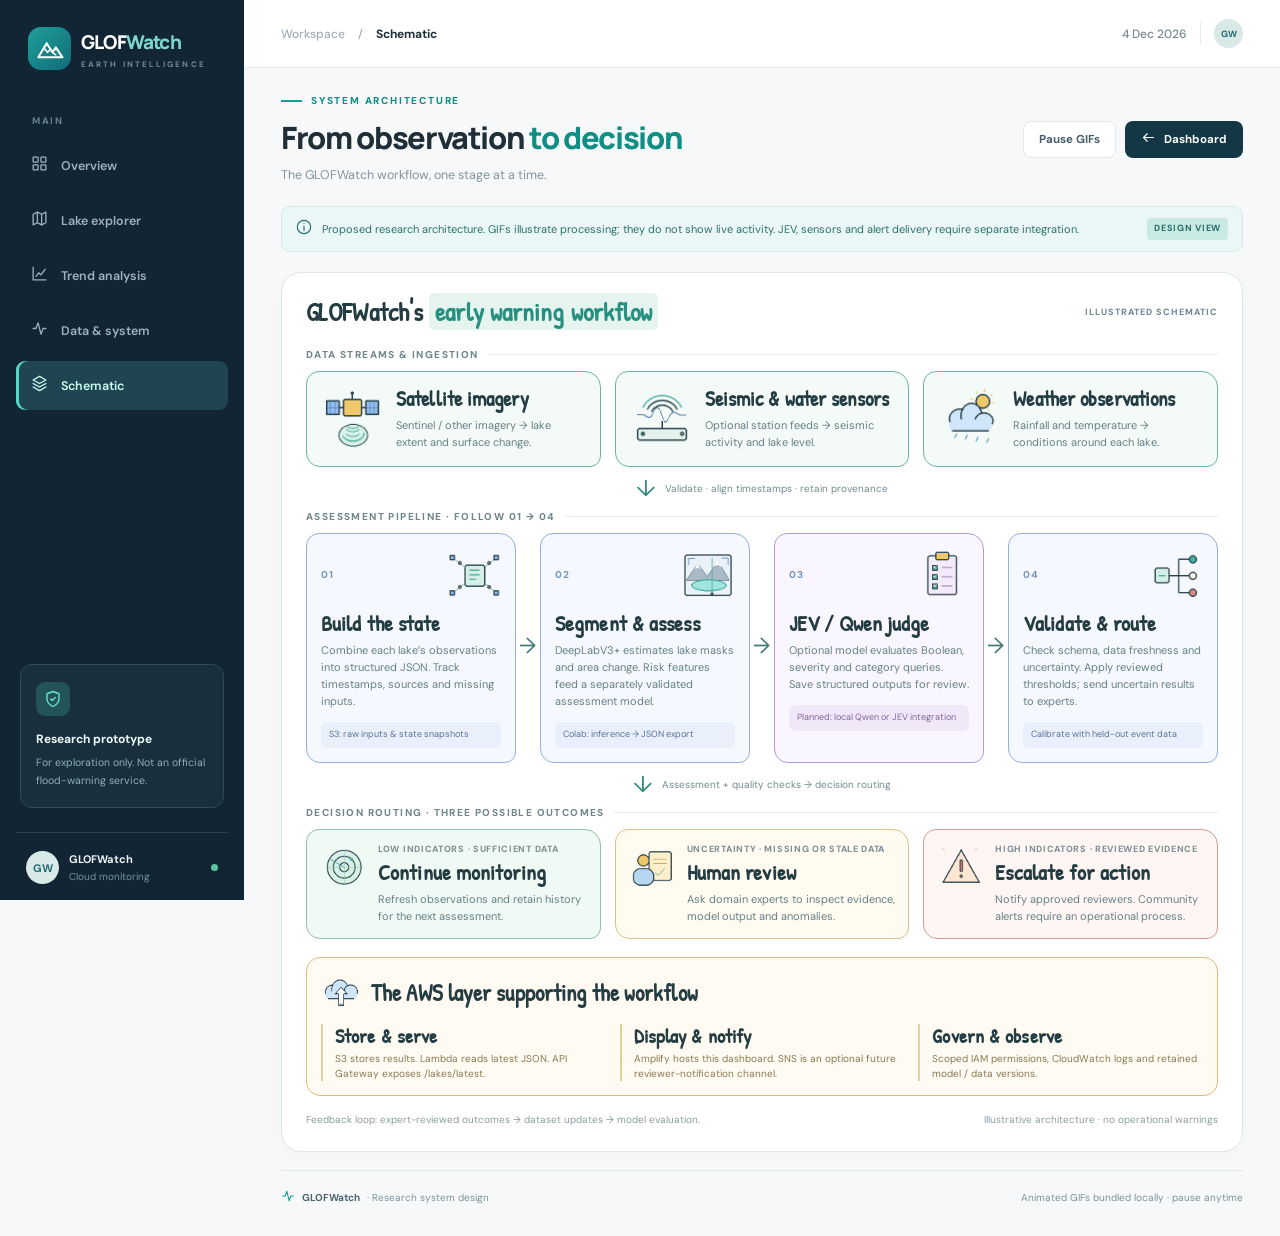
<file: glofwatch-dashboard/glofwatch-dashboard/schematic.html>
<!doctype html>
<html lang="en">
<head>
  <meta charset="UTF-8" />
  <meta name="viewport" content="width=device-width, initial-scale=1.0" />
  <meta name="theme-color" content="#f6f8fa" />
  <meta name="description" content="GLOFWatch: glacial lake observation and risk indicator dashboard." />
  <title>Schematic · GLOFWatch</title>
  <link rel="preconnect" href="https://fonts.googleapis.com" />
  <link rel="preconnect" href="https://fonts.gstatic.com" crossorigin />
  <link href="https://fonts.googleapis.com/css2?family=DM+Sans:wght@400;500;600;700&family=Manrope:wght@400;500;600;700;800&family=Patrick+Hand&display=swap" rel="stylesheet" />
  <link rel="stylesheet" href="./styles.css" />
  <link rel="stylesheet" href="./schematic.css" />
  <script defer src="./schematic.js"></script>
</head>
<body>
  <div class="app-shell">
    <aside class="sidebar" id="sidebar" aria-label="Main navigation">
      <div class="brand-block">
        <div class="brand-icon"><svg viewBox="0 0 36 36" aria-hidden="true"><path d="m4 28 10-17 7 11 4-6 8 12H4Z" fill="none" stroke="currentColor" stroke-width="2.4" stroke-linejoin="round"/><path d="m11 17 4 5 4-4M21 22l4 3" fill="none" stroke="currentColor" stroke-width="1.8" stroke-linecap="round"/></svg></div>
        <div><div class="brand-name">GLOF<span>Watch</span></div><div class="brand-sub">EARTH INTELLIGENCE</div></div>
      </div>
      <div class="side-label">MAIN</div>
      <nav class="side-nav">
        <a class="nav-link" href="./index.html"><span data-icon="layout"></span><span>Overview</span></a>
        <a class="nav-link" href="./index.html#lake-section"><span data-icon="map"></span><span>Lake explorer</span></a>
        <a class="nav-link" href="./index.html#trend-section"><span data-icon="chart"></span><span>Trend analysis</span></a>
        <a class="nav-link" href="./index.html#system-section"><span data-icon="activity"></span><span>Data & system</span></a>
        <a class="nav-link active" href="./schematic.html" aria-current="page"><span data-icon="layers"></span><span>Schematic</span></a>
      </nav>
      <div class="sidebar-spacer"></div>
      <div class="side-help">
        <span class="side-help-icon" data-icon="shield"></span>
        <strong>Research prototype</strong>
        <p>For exploration only. Not an official flood-warning service.</p>
      </div>
      <div class="sidebar-footer"><div class="user-avatar">GW</div><div><strong>GLOFWatch</strong><span>Cloud monitoring</span></div><span class="online-dot" title="UI ready"></span></div>
    </aside>

    <div class="main-wrap">
      <header class="topbar">
        <div class="topbar-left"><button id="menu-button" class="icon-button menu-button" type="button" aria-label="Toggle navigation"><span data-icon="menu"></span></button><span class="crumb-muted">Workspace</span><span class="crumb-sep">/</span><span id="breadcrumb">Schematic</span></div>
        <div class="topbar-actions"><span class="topbar-date" id="today-label"></span><span class="header-divider"></span><span class="avatar-mini">GW</span></div>
      </header>

      <main class="content schematic-content" id="schematic">
        <div class="page-heading">
          <div class="heading-main"><div class="eyebrow"><span class="eyebrow-bar"></span> SYSTEM ARCHITECTURE</div><h1>From observation <span>to decision</span></h1><p>The GLOFWatch workflow, one stage at a time.</p></div>
          <div class="heading-actions"><button class="button button-light" id="animation-toggle" type="button" aria-pressed="true">Play GIFs</button><a class="button button-dark" href="./index.html" style="text-decoration:none"><span data-icon="arrow-left"></span> Dashboard</a></div>
        </div>
        <div class="notice"><span data-icon="info"></span><span>Proposed research architecture. GIFs illustrate processing; they do not show live activity. JEV, sensors and alert delivery require separate integration.</span><span class="notice-tag">DESIGN VIEW</span></div>
        <figure class="architecture" aria-labelledby="architecture-title" style="margin:0">
          <div class="board-title"><h2 id="architecture-title">GLOFWatch's <span>early warning workflow</span></h2><span class="board-tag">ILLUSTRATED SCHEMATIC</span></div>
          <section class="flow-section" aria-labelledby="input-title"><div class="section-caption" id="input-title">DATA STREAMS &amp; INGESTION</div><div class="source-grid"><article class="sketch-card source-card"><img class="motion-icon" src="./assets/schematic/satellite.png" data-motion="satellite" width="128" height="128" alt="" /><div><h3>Satellite imagery</h3><p>Sentinel / other imagery → lake extent and surface change.</p></div></article><article class="sketch-card source-card"><img class="motion-icon" src="./assets/schematic/sensor.png" data-motion="sensor" width="128" height="128" alt="" /><div><h3>Seismic &amp; water sensors</h3><p>Optional station feeds → seismic activity and lake level.</p></div></article><article class="sketch-card source-card"><img class="motion-icon" src="./assets/schematic/weather.png" data-motion="weather" width="128" height="128" alt="" /><div><h3>Weather observations</h3><p>Rainfall and temperature → conditions around each lake.</p></div></article></div></section>
          <div class="flow-bridge">Validate · align timestamps · retain provenance</div>
          <section class="flow-section" aria-labelledby="engine-title"><div class="section-caption" id="engine-title">ASSESSMENT PIPELINE · FOLLOW 01 → 04</div><div class="pipeline"><article class="sketch-card stage-card "><div class="stage-top"><span class="step-number">01</span><img class="motion-icon" src="./assets/schematic/aggregate.png" data-motion="aggregate" width="128" height="128" alt="" /></div><h3>Build the state</h3><p>Combine each lake’s observations into structured JSON. Track timestamps, sources and missing inputs.</p><div class="stage-note">S3: raw inputs &amp; state snapshots</div></article><article class="sketch-card stage-card "><div class="stage-top"><span class="step-number">02</span><img class="motion-icon" src="./assets/schematic/segment.png" data-motion="segment" width="128" height="128" alt="" /></div><h3>Segment &amp; assess</h3><p>DeepLabV3+ estimates lake masks and area change. Risk features feed a separately validated assessment model.</p><div class="stage-note">Colab: inference → JSON export</div></article><article class="sketch-card stage-card model-card"><div class="stage-top"><span class="step-number">03</span><img class="motion-icon" src="./assets/schematic/judge.png" data-motion="judge" width="128" height="128" alt="" /></div><h3>JEV / Qwen judge</h3><p>Optional model evaluates Boolean, severity and category queries. Save structured outputs for review.</p><div class="stage-note">Planned: local Qwen or JEV integration</div></article><article class="sketch-card stage-card "><div class="stage-top"><span class="step-number">04</span><img class="motion-icon" src="./assets/schematic/routing.png" data-motion="routing" width="128" height="128" alt="" /></div><h3>Validate &amp; route</h3><p>Check schema, data freshness and uncertainty. Apply reviewed thresholds; send uncertain results to experts.</p><div class="stage-note">Calibrate with held-out event data</div></article></div></section><div class="flow-bridge">Assessment + quality checks → decision routing</div>
          <section class="flow-section" aria-labelledby="route-title"><div class="section-caption" id="route-title">DECISION ROUTING · THREE POSSIBLE OUTCOMES</div><div class="routing-grid"><article class="sketch-card route-card low"><img class="motion-icon" src="./assets/schematic/monitor.png" data-motion="monitor" width="128" height="128" alt="" /><div><div class="route-label">LOW INDICATORS · SUFFICIENT DATA</div><h3>Continue monitoring</h3><p>Refresh observations and retain history for the next assessment.</p></div></article><article class="sketch-card route-card review"><img class="motion-icon" src="./assets/schematic/review.png" data-motion="review" width="128" height="128" alt="" /><div><div class="route-label">UNCERTAINTY · MISSING OR STALE DATA</div><h3>Human review</h3><p>Ask domain experts to inspect evidence, model output and anomalies.</p></div></article><article class="sketch-card route-card high"><img class="motion-icon" src="./assets/schematic/alert.png" data-motion="alert" width="128" height="128" alt="" /><div><div class="route-label">HIGH INDICATORS · REVIEWED EVIDENCE</div><h3>Escalate for action</h3><p>Notify approved reviewers. Community alerts require an operational process.</p></div></article></div></section>
          <section class="cloud-layer" aria-labelledby="cloud-title"><div class="cloud-heading"><img class="motion-icon" src="./assets/schematic/cloud.png" data-motion="cloud" width="128" height="128" alt="" /><h2 id="cloud-title">The AWS layer supporting the workflow</h2></div><div class="cloud-grid">
            <div class="cloud-item"><h3>Store &amp; serve</h3><p>S3 stores results. Lambda reads latest JSON. API Gateway exposes /lakes/latest.</p></div>
            <div class="cloud-item"><h3>Display &amp; notify</h3><p>Amplify hosts this dashboard. SNS is an optional future reviewer-notification channel.</p></div>
            <div class="cloud-item"><h3>Govern &amp; observe</h3><p>Scoped IAM permissions, CloudWatch logs and retained model / data versions.</p></div>
          </div></section>
          <figcaption class="architecture-caption"><span>Feedback loop: expert-reviewed outcomes → dataset updates → model evaluation.</span><span>Illustrative architecture · no operational warnings</span></figcaption>
        </figure>
        <footer class="footer"><div><span data-icon="activity"></span><strong>GLOFWatch</strong><span class="footer-muted"> · Research system design</span></div><span>Animated GIFs bundled locally · pause anytime</span></footer>
      </main>
    </div>
  </div>
</body>
</html>
</file>
<file: glofwatch-dashboard/glofwatch-dashboard/styles.css>
:root{--ink:#202e38;--muted:#80909a;--border:#e6edf0;--bg:#f6f8fa;--teal:#0f928e;--teal-dark:#15756e;--red:#d75b53;--amber:#dc973f;--green:#2b9a7e;--nav:#122534;--shadow:0 4px 20px rgba(26,50,60,.025)}
*{box-sizing:border-box}html{scroll-behavior:smooth}body{margin:0;background:var(--bg);color:var(--ink);font:14px 'DM Sans',system-ui,sans-serif}button,input,select{font:inherit}button{cursor:pointer}button:disabled{cursor:not-allowed;opacity:.5}button:focus-visible,input:focus-visible,select:focus-visible{outline:3px solid #82dedb;outline-offset:2px}a{color:inherit}.app-shell{display:flex;min-height:100vh}.sidebar{width:244px;min-width:244px;background:var(--nav);color:#c7d2d9;min-height:100vh;position:sticky;top:0;height:100vh;display:flex;flex-direction:column;padding:27px 16px 16px;z-index:30}.brand-block{display:flex;align-items:center;gap:10px;padding:0 12px 45px}.brand-icon{height:43px;width:43px;border-radius:13px;background:linear-gradient(135deg,#1e9f9b,#116c77);color:white;display:flex;align-items:center;justify-content:center}.brand-icon svg{width:30px}.brand-name{font:800 19px Manrope,sans-serif;letter-spacing:-.8px;color:#fff}.brand-name span{color:#7dd5ce}.brand-sub{font-size:8px;letter-spacing:2.1px;font-weight:700;color:#6f8d9b;margin-top:4px}.side-label{font-size:9.5px;letter-spacing:1.6px;font-weight:800;color:#64818e;padding:0 16px;margin-bottom:14px}.side-nav{display:grid;gap:6px}.nav-link{width:100%;display:flex;gap:13px;align-items:center;text-align:left;border:0;background:transparent;color:#9db2be;border-radius:9px;font-weight:600;padding:14px 15px;font-size:12.5px;transition:background .2s,color .2s}.nav-link:hover{background:#1b3745;color:white}.nav-link.active{background:#1f4552;color:#c8ffef;box-shadow:inset 3px 0 #57d6c3}.nav-link svg{width:17px;height:17px}.sidebar-spacer{flex:1}.side-help{border:1px solid #2b4c58;border-radius:12px;background:#192f3e;padding:17px 15px;margin:0 4px 24px}.side-help-icon{height:34px;width:34px;border-radius:9px;display:grid;place-items:center;background:#23535b;color:#6ce4cb;margin-bottom:13px}.side-help-icon svg{width:18px}.side-help strong{color:#ecf9f9;font-size:12px}.side-help p{font-size:10.5px;color:#8fb0b9;line-height:1.7;margin:7px 0 0}.sidebar-footer{border-top:1px solid #2a404d;padding:18px 10px 0;display:flex;align-items:center;gap:10px}.user-avatar,.avatar-mini{width:33px;height:33px;border-radius:50%;display:grid;place-items:center;background:#d9e9e8;color:#276d73;font-size:11px;font-weight:800}.sidebar-footer strong{display:block;color:#ebf4f6;font-size:11px}.sidebar-footer span:not(.online-dot){display:block;font-size:10px;color:#7594a1;margin-top:4px}.online-dot{width:7px;height:7px;border-radius:50%;background:#53c99d;margin-left:auto}.main-wrap{min-width:0;flex:1}.topbar{height:68px;background:#fff;border-bottom:1px solid var(--border);display:flex;align-items:center;justify-content:space-between;padding:0 37px}.topbar-left,.topbar-actions{display:flex;align-items:center;gap:13px;font-size:12px;font-weight:700}.crumb-muted,.crumb-sep{color:#a0adb6;font-weight:500}.topbar-date{font-weight:500;color:#758792}.header-divider{height:23px;width:1px;background:var(--border)}.avatar-mini{width:29px;height:29px;font-size:9px}.icon-button{background:transparent;border:none;padding:5px;color:inherit}.menu-button{display:none}.content{max-width:1550px;margin:0 auto;padding:32px 37px 30px}.page-heading{display:flex;justify-content:space-between;align-items:flex-end;gap:18px;margin-bottom:21px}.eyebrow{font-size:10px;font-weight:800;letter-spacing:1.8px;color:#128d83;display:flex;align-items:center;gap:9px;margin-bottom:11px}.eyebrow-bar{width:21px;height:2px;background:#169e90}.heading-main h1{font:800 clamp(22px,2.4vw,31px)/1.25 Manrope,sans-serif;letter-spacing:-1.35px;margin:0}.heading-main h1 span{color:#0f8e84}.heading-main p{color:#83939e;font-size:12.5px;margin:9px 0 0}.heading-actions{display:flex;gap:9px}.button{border:1px solid transparent;border-radius:8px;min-height:37px;padding:0 15px;display:inline-flex;gap:8px;align-items:center;justify-content:center;font-size:11.5px;font-weight:700;white-space:nowrap;transition:transform .15s,background .15s}.button:active{transform:translateY(1px)}.button svg{height:15px;width:15px}.button-light{background:#fff;border-color:#e0e9eb;color:#465e6b}.button-light:hover{background:#edf6f6}.button-dark{background:#133744;color:white}.button-dark:hover{background:#1d5463}.notice{background:#ebf7f6;border:1px solid #d5eae5;border-radius:9px;color:#2d716f;display:flex;align-items:center;gap:10px;padding:11px 14px;font-size:11px;line-height:1.5;margin-bottom:20px}.notice svg{width:16px;height:16px;flex-shrink:0}.notice-tag{font-size:9px;font-weight:800;letter-spacing:.7px;background:#c8eae3;border-radius:4px;padding:4px 7px;white-space:nowrap;margin-left:auto}.notice.api-error{background:#fff2e3;border-color:#f8d9b4;color:#97602f}.notice.api-error .notice-tag{background:#fce1bf}.notice.live-data{background:#f0f8f1;border-color:#d5e9db;color:#327656}.notice.live-data .notice-tag{background:#dcefe1}.kpi-grid{display:grid;grid-template-columns:repeat(4,minmax(0,1fr));gap:16px;margin-bottom:18px}.kpi-card,.panel{background:#fff;border:1px solid var(--border);box-shadow:var(--shadow);border-radius:12px;min-width:0}.kpi-card{padding:19px 19px 17px}.kpi-header{display:flex;align-items:start;justify-content:space-between;gap:8px;color:#83939b;font-weight:600;font-size:11.5px}.kpi-icon{width:32px;height:32px;border-radius:9px;display:grid;place-items:center;flex-shrink:0;margin-top:-5px}.kpi-icon svg{width:17px;height:17px}.kpi-icon.aqua{background:#e6f6f3;color:#078d7f}.kpi-icon.amber{background:#fff2e6;color:#cb7b27}.kpi-icon.indigo{background:#edf1fe;color:#7281d3}.kpi-icon.violet{background:#f2edfb;color:#9d79bd}.kpi-num{font:800 30px Manrope,sans-serif;letter-spacing:-1.4px;margin-top:10px;line-height:1.25;white-space:nowrap}.kpi-num small{font-size:13px;letter-spacing:0;color:#7d929c}.kpi-num.time-stat{font-size:22px;letter-spacing:-.8px;margin-top:13px}.kpi-foot{display:flex;align-items:center;gap:7px;color:#94a2ab;font-size:10px;margin-top:10px;line-height:1.4}.micro-dot{height:6px;width:6px;border-radius:50%;flex-shrink:0}.micro-dot.teal{background:#32af96}.micro-dot.orange{background:#e4a24e}.micro-dot.indigo-dot{background:#8491df}.micro-dot.purple{background:#ac83cc}.upper-grid,.lower-grid{display:grid;grid-template-columns:minmax(0,1.75fr) minmax(305px,1fr);gap:18px;margin-bottom:18px}.panel-header{padding:20px 22px 17px;display:flex;align-items:start;justify-content:space-between;gap:15px}.panel-header h2{font:800 15px Manrope,sans-serif;letter-spacing:-.4px;margin:0}.panel-header p{font-size:11px;color:#92a1a8;margin:6px 0 0;line-height:1.4}.panel-chip{display:inline-flex;align-items:center;gap:7px;background:#f0f7f5;color:#4b8179;border-radius:6px;font-size:10px;font-weight:700;padding:7px 8px;white-space:nowrap}.live-ring{width:7px;height:7px;border-radius:50%;background:#3cb9a0;box-shadow:0 0 0 3px #d0ece5}.map-canvas{height:340px;position:relative;background:#cbdad2;overflow:hidden}.map-fallback{position:absolute;inset:0;overflow:hidden}.map-fallback>svg{width:100%;height:100%;display:block}.fallback-pins{position:absolute;inset:0;transform-origin:center;transition:transform .2s}.fallback-pin{position:absolute;width:14px;height:14px;border-radius:50%;border:3px solid #fff;box-shadow:0 3px 10px #345e5970;transform:translate(-50%,-50%);cursor:pointer;z-index:5}.fallback-pin.high{background:var(--red)}.fallback-pin.watch{background:var(--amber)}.fallback-pin.low{background:var(--green)}.fallback-pin.unknown{background:#99a2aa}.fallback-pin.is-selected{outline:3px solid #ffffff80;box-shadow:0 0 0 6px #ffffff72,0 3px 10px #32504b91}.schematic-label{position:absolute;left:13px;bottom:12px;background:#fff9;color:#637b75;border-radius:3px;font-size:8px;font-weight:800;letter-spacing:1px;padding:5px 6px}.map-overlay-top{position:absolute;top:14px;left:15px;background:#ffffffeb;z-index:500;border:1px solid #dbe7e5;display:flex;align-items:center;gap:6px;border-radius:6px;padding:9px 11px;color:#526c70;font-size:10px;font-weight:700;box-shadow:0 4px 12px #4d636325}.map-overlay-top svg{width:13px;height:13px;color:#0d9289}.map-controls{position:absolute;top:14px;right:15px;z-index:500;display:flex;flex-direction:column;background:white;border:1px solid #dae6e1;border-radius:7px;box-shadow:0 3px 12px #5a72762a}.map-controls button{border:0;background:white;width:34px;height:34px;color:#4e696d;font-size:20px;font-weight:500}.map-controls button+button{border-top:1px solid #e7ecec}.map-controls button:first-child{border-radius:7px 7px 0 0}.map-controls button:last-child{border-radius:0 0 7px 7px}.map-legend{position:absolute;right:15px;bottom:15px;z-index:500;background:#fffefa;padding:10px 12px;border-radius:7px;border:1px solid #dae5e0;display:flex;gap:11px;font-size:10px;color:#506772;box-shadow:0 3px 12px #42605e22}.map-legend span{display:flex;align-items:center;gap:6px}.legend-dot{display:block;width:7px;height:7px;border-radius:50%}.legend-dot.high{background:var(--red)}.legend-dot.watch{background:var(--amber)}.legend-dot.low{background:var(--green)}.map-bottom{padding:14px 20px;display:flex;align-items:center;justify-content:space-between;gap:10px;font-size:10px;color:#91a0a7}.map-bottom span{display:inline-flex;align-items:center;gap:5px}.map-bottom svg{width:13px;height:13px}.text-action{border:0;background:none;color:#208f86;font-size:11px;font-weight:700;display:flex;align-items:center;gap:5px;white-space:nowrap}.watch-panel{display:flex;flex-direction:column}.subtle-icon{color:#a9b6b9}.subtle-icon svg{width:16px}.watch-list{padding:0 17px;flex:1}.watch-item{border:none;border-bottom:1px solid #edf0f2;background:white;width:100%;padding:17px 4px;display:flex;align-items:center;gap:12px;text-align:left}.watch-item:last-child{border-bottom:none}.watch-item:hover,.watch-item.selected{background:#f8fbfb}.watch-icon{display:flex;align-items:center;justify-content:center;width:39px;height:39px;background:#ffede9;border-radius:10px;color:var(--red);flex-shrink:0}.watch-item.watch .watch-icon{color:#bd8d35;background:#fff3e1}.watch-icon svg{width:19px;height:19px}.watch-text{flex:1;min-width:0}.watch-text strong{font:800 11.5px Manrope,sans-serif;display:block;white-space:nowrap;overflow:hidden;text-overflow:ellipsis}.watch-text small{display:block;color:#97a3ab;font-size:10px;margin-top:5px}.watch-right{text-align:right;flex-shrink:0}.risk-pill{font-size:9px;font-weight:800;border-radius:5px;padding:5px 7px;white-space:nowrap;display:inline-block}.risk-pill.high{background:#ffebea;color:#c85750}.risk-pill.watch{background:#fff2dd;color:#bf8736}.risk-pill.low{background:#e4f5ec;color:#268966}.risk-pill.unknown{background:#edf0f2;color:#737e83}.watch-right small{display:block;font-size:10px;color:#9aa7ad;margin-top:7px}.watch-footer{border-top:1px solid #ecf0f2;padding:16px 19px;font-size:10px;color:#91a1a8;display:flex;align-items:center;gap:8px}.watch-footer svg{width:14px;height:14px}.lower-grid{grid-template-columns:minmax(0,1.75fr) minmax(305px,1fr)}.chart-title-row{align-items:center}.range-controls{background:#f0f4f5;padding:3px;border-radius:7px;display:flex;gap:2px}.range-controls button{border:0;background:transparent;padding:6px 10px;border-radius:5px;font-size:10px;font-weight:700;color:#87949b}.range-controls button.selected{background:white;color:#167e7b;box-shadow:0 1px 5px #263b4415}.chart-topline{display:flex;align-items:center;gap:14px;padding:6px 23px 5px}.chart-reading{font:800 26px Manrope,sans-serif;letter-spacing:-1px}.chart-reading span{font:600 12px 'DM Sans',sans-serif;color:#8fa0a9;letter-spacing:0}.chart-delta{color:#269f82;background:#e9f7ee;border-radius:6px;padding:6px 8px;font-size:10px;font-weight:800}.chart-delta.negative{color:#d26955;background:#fff0ea}.chart-wrap{position:relative;margin:2px 17px 0;height:234px}.chart-wrap svg{width:100%;height:100%;display:block;overflow:visible}.chart-tooltip{position:absolute;pointer-events:none;background:#1d3744;color:white;font-size:10px;padding:9px 11px;border-radius:6px;box-shadow:0 5px 13px #213a4152;z-index:6;white-space:nowrap}.chart-tooltip strong{display:block;font-size:12px;margin:3px 0}.empty-chart{position:absolute;inset:0;display:grid;place-items:center;color:#93a1a7;font-size:12px;background:#fff}.empty-chart[hidden]{display:none}.chart-bottom{border-top:1px solid #eff2f3;margin:12px 22px 0;padding:13px 0;display:flex;justify-content:space-between;color:#94a2ab;font-size:10px}.chart-series-label{display:flex;align-items:center;gap:8px}.chart-series-label i{display:block;height:3px;width:17px;background:#1ab0a2;border-radius:3px}.details-panel{display:flex;flex-direction:column}.details-accent{color:#27a396}.details-accent svg{width:19px}.selected-lake-top{padding:0 20px 13px;display:flex;justify-content:space-between;align-items:center;gap:8px}.selected-kicker{font-size:9px;color:#98a8ae;letter-spacing:1.2px;font-weight:800}.selected-lake-top h3{font:800 16px Manrope,sans-serif;margin:7px 0 4px}.selected-lake-top p{font-size:10.5px;color:#90a1a8;margin:0}.segmentation-illustration{height:145px;margin:0 20px;border-radius:8px;overflow:hidden;position:relative}.segmentation-illustration svg{width:100%;height:100%;display:block}.illustration-caption{position:absolute;bottom:10px;right:10px;color:#e7faf7;font-size:9px;padding:5px 7px;border-radius:4px;background:#122e39bd}.details-metrics{display:grid;grid-template-columns:1fr 1fr;padding:9px 20px 20px;gap:10px 0}.details-metrics>div{padding:13px 0}.details-metrics>div:nth-child(odd){border-right:1px solid #edf1f2}.details-metrics>div:nth-child(even){padding-left:18px}.details-metrics>div:nth-child(-n+2){border-bottom:1px solid #edf1f2}.details-metrics span{display:block;color:#8a9ba4;font-size:10px;margin-bottom:5px}.details-metrics strong{font:800 14px Manrope,sans-serif}.table-panel{margin-bottom:24px}.table-head{align-items:center}.table-actions{display:flex;align-items:center;gap:8px}.searchbox{display:flex;align-items:center;gap:8px;border:1px solid #e0e9eb;border-radius:7px;padding:0 11px;background:#fff;color:#9aa9af}.searchbox svg{width:14px;height:14px}.searchbox input{border:0;outline:0;padding:10px 0;width:185px;color:#4b606c;font-size:11px}.searchbox input::placeholder{color:#a0adb3}.filter-select{border:1px solid #e0e9eb;background:white;border-radius:7px;font-weight:600;color:#657882;padding:10px 12px;font-size:11px}.table-scroll{overflow-x:auto}table{border-collapse:collapse;width:100%;text-align:left;min-width:700px}thead{background:#f8fafb}th{color:#9daab2;font-size:9px;letter-spacing:1.1px;font-weight:800;padding:13px 22px;white-space:nowrap}td{border-top:1px solid #eef2f3;padding:14px 22px;font-size:11px;color:#6b7d88;white-space:nowrap}tbody tr{cursor:pointer;transition:background .12s}tbody tr:hover,tbody tr.is-selected{background:#f0f9f7}tbody tr:focus-visible{outline:2px solid #31b6a7;outline-offset:-2px}td:first-child{color:#263d49;font-weight:700}td:first-child .lake-id{display:block;color:#9dacb3;font-weight:500;font-size:9px;margin-top:4px}td .score-bar{display:inline-block;height:5px;width:54px;background:#eaf0f1;border-radius:4px;margin-left:8px;vertical-align:middle;overflow:hidden}td .score-bar span{display:block;height:100%;background:#f0ad5d;border-radius:4px}td .score-bar span.high{background:#e78276}td .score-bar span.low{background:#63b9a2}.table-empty{padding:30px!important;text-align:center;font-size:12px;color:#90a2ab}.table-footer{display:flex;align-items:center;justify-content:space-between;font-size:10px;color:#9dabaf;padding:15px 21px;border-top:1px solid #eef2f4}.footer{border-top:1px solid #e1e8eb;display:flex;justify-content:space-between;align-items:center;color:#7c939c;font-size:10px;padding-top:18px;gap:15px}.footer>div{display:flex;align-items:center;gap:7px}.footer svg{height:14px;width:14px;color:#0e9a8d}.footer strong{color:#4b6570}.toast{position:fixed;z-index:2000;bottom:24px;right:24px;background:#1c4047;color:#f0fffb;box-shadow:0 10px 30px #17343d30;padding:13px 18px;border-radius:9px;font-size:12px;max-width:360px;line-height:1.5;opacity:0;transform:translateY(10px);pointer-events:none;transition:opacity .25s,transform .25s}.toast.show{opacity:1;transform:translateY(0)}.leaflet-container{font:12px 'DM Sans',sans-serif!important}.leaflet-control-attribution{font-size:9px!important}.leaflet-marker-pane .glof-dot{border:3px solid white;border-radius:50%;box-shadow:0 2px 10px #30484370}.lake-popup strong{display:block;margin-bottom:5px}.lake-popup small{display:block;color:#6b818a}.lake-popup button{margin-top:9px;border:0;background:#188b83;border-radius:5px;color:white;padding:6px 8px;font-size:11px}
@media(max-width:1250px){.sidebar{width:210px;min-width:210px}.content{padding:27px 25px}.topbar{padding:0 25px}.upper-grid,.lower-grid{grid-template-columns:minmax(0,1.35fr) minmax(275px,1fr)}.searchbox input{width:150px}.kpi-grid{gap:10px}.kpi-card{padding:17px 14px}.kpi-num{font-size:27px}}
@media(max-width:1050px){.upper-grid,.lower-grid{grid-template-columns:1fr}.watch-list{display:grid;grid-template-columns:1fr 1fr;gap:0 20px}.watch-item:nth-last-child(2){border-bottom:0}.details-metrics{grid-template-columns:repeat(4,1fr)}.details-metrics>div:nth-child(n){padding:10px;border:0}.details-metrics>div+div{border-left:1px solid #edf1f2}.segmentation-illustration{height:200px}}
@media(max-width:780px){.sidebar{position:fixed;left:0;top:0;transform:translateX(-105%);transition:transform .2s;box-shadow:12px 0 30px #152e3e22}.sidebar.open{transform:translateX(0)}.menu-button{display:inline-flex}.content{padding:24px 16px}.topbar{height:60px;padding:0 16px}.topbar-date{display:none}.page-heading{align-items:start;flex-direction:column}.heading-actions{width:100%}.heading-actions .button{flex:1}.kpi-grid{grid-template-columns:repeat(2,minmax(0,1fr))}.table-head{flex-direction:column;align-items:stretch}.table-actions{width:100%}.searchbox{flex:1}.searchbox input{width:100%}.map-canvas{height:300px}.footer{flex-wrap:wrap}}
@media(max-width:480px){.heading-main h1{font-size:24px}.heading-main p{font-size:11px}.kpi-card{padding:16px 12px}.kpi-header{font-size:10px}.kpi-num{font-size:25px}.kpi-num.time-stat{font-size:18px}.notice{align-items:start}.notice-tag{font-size:8px}.panel-header{padding:18px 15px}.map-bottom{padding:13px}.map-bottom>span{max-width:220px}.map-legend{gap:7px;padding:9px 7px}.watch-list{grid-template-columns:1fr}.watch-item:nth-last-child(2){border-bottom:1px solid #edf0f2}.chart-topline{padding:5px 16px}.chart-wrap{margin:0 10px}.chart-reading{font-size:24px}.details-metrics{grid-template-columns:1fr 1fr}.details-metrics>div:nth-child(n){padding:12px 8px;border:0}.details-metrics>div:nth-child(even){border-left:1px solid #edf1f2}.details-metrics>div:nth-child(-n+2){border-bottom:1px solid #edf1f2}.segmentation-illustration{height:145px}.table-actions{flex-direction:column;align-items:stretch}.footer{font-size:9px}}

/* Page navigation links share the existing sidebar styling. */
.nav-link{text-decoration:none}.sidebar{overflow-y:auto}.sidebar .brand-block,.sidebar .side-nav,.sidebar .side-help,.sidebar .sidebar-footer{flex-shrink:0}

/* Keep map view controls in their own row, clear of map overlays. */
.map-view-toolbar{display:flex;flex-wrap:wrap;align-items:center;gap:10px 16px;padding:0 20px 14px}
.map-view-toggle{display:inline-flex;gap:3px;padding:3px;background:#edf3f4;border-radius:8px;flex-shrink:0}
.map-view-toggle button{border:0;border-radius:6px;background:transparent;color:#627b85;padding:9px 13px;font-size:11px;font-weight:700;min-height:36px}
.map-view-toggle button[aria-pressed="true"]{background:#133744;color:white;box-shadow:0 1px 4px #1b3b4520}
.map-view-toggle button:disabled{opacity:.55}
#map-view-status{font-size:10px;color:#738a94;line-height:1.5;flex:1 1 155px}
.leaflet-control-attribution{max-width:100%;white-space:normal;overflow-wrap:anywhere}
@media(max-width:480px){.map-view-toolbar{padding-inline:15px;gap:8px}.map-view-toolbar #map-view-status{flex-basis:100%}}
</file>
<file: glofwatch-dashboard/glofwatch-dashboard/schematic.css>
.schematic-content{max-width:1550px;padding-top:26px}
.schematic-content .page-heading{align-items:center}
.schematic-content .heading-main p{line-height:1.6}
.architecture{container-type:inline-size;background:#fff;border:1px solid #dce8e6;border-radius:20px;padding:clamp(14px,2vw,24px);box-shadow:0 6px 24px #143f3b05}
.architecture h2,.architecture h3{font-family:'Patrick Hand','Comic Sans MS',cursive;letter-spacing:.1px;color:#243d43}
.architecture h2{font-size:clamp(20px,2vw,26px);margin:0;line-height:1.2}
.architecture h3{font-size:21px;margin:0 0 6px;line-height:1.15}
.board-title{display:flex;align-items:center;justify-content:space-between;gap:12px;margin-bottom:20px}
.board-title h2 span{background:#e6f4f0;border-radius:5px;padding:1px 6px;color:#258f80}
.board-tag{font-size:9px;font-weight:700;letter-spacing:1px;color:#6d8490;white-space:nowrap}
.flow-section{min-width:0}
.section-caption{display:flex;gap:9px;align-items:center;margin-bottom:10px;font-size:10px;font-weight:800;letter-spacing:1.4px;color:#70868a}
.section-caption::after{content:'';height:1px;background:#e4eeec;flex:1}
.source-grid{display:grid;grid-template-columns:repeat(3,minmax(0,1fr));gap:14px}
.sketch-card{position:relative;min-width:0;border:1.5px solid #6bb5a8;border-radius:13px 16px 11px 14px;background:#f4faf8;padding:15px}
.source-card{display:flex;align-items:center;gap:12px}
.source-card>div{min-width:0}
.sketch-card p{font-size:11px;line-height:1.55;color:#648087;margin:0;overflow-wrap:anywhere}
.motion-icon{display:block;width:62px;height:62px;object-fit:contain;flex:0 0 62px}
.flow-bridge{display:flex;align-items:center;justify-content:center;gap:9px;padding:10px 0;color:#718b91;font-size:10px}
.flow-bridge::before{content:'↓';font-size:23px;line-height:1;color:#348c81}
.pipeline{display:grid;grid-template-columns:repeat(4,minmax(0,1fr));gap:24px}
.stage-card{border-color:#92b0e2;background:#f5f8ff;padding:14px;display:flex;flex-direction:column}
.stage-card::after{content:'→';position:absolute;left:100%;top:44%;width:24px;text-align:center;color:#447979;font-size:22px;line-height:24px}
.stage-card:last-child::after{content:none}
.stage-top{display:flex;align-items:center;justify-content:space-between;margin-bottom:9px}
.step-number{font-size:10px;font-weight:800;color:#7895bf;letter-spacing:1px}
.stage-card .motion-icon{width:54px;height:54px;flex-basis:54px}
.stage-card h3{font-size:22px}
.stage-note{margin-top:12px;font-size:9px;line-height:1.5;background:#e9effb;border-radius:6px;padding:6px 8px;color:#587399}
.model-card{background:#faf6ff;border-color:#b49ad2}
.model-card .stage-note{background:#f0e8f9;color:#84629c}
.routing-grid{display:grid;grid-template-columns:repeat(3,minmax(0,1fr));gap:14px}
.route-card{display:flex;align-items:flex-start;gap:10px;padding:13px}
.route-card h3{font-size:22px}
.route-card .motion-icon{width:48px;height:48px;flex:0 0 48px}
.route-card>div{min-width:0}
.route-card.low{background:#f0faf5;border-color:#8ec2a4}
.route-card.review{background:#fffbf1;border-color:#dec08c}
.route-card.high{background:#fff6f4;border-color:#d89b96}
.route-label{font-size:9px;color:#7e9094;font-weight:800;margin-bottom:5px;letter-spacing:.7px}
.cloud-layer{background:#fffbf2;border:1.5px solid #ddbb78;border-radius:14px;padding:14px;margin-top:18px}
.cloud-heading{display:flex;align-items:center;gap:10px;margin-bottom:12px}
.cloud-heading .motion-icon{height:40px;width:40px;flex-basis:40px}
.cloud-heading h2{font-size:23px}
.cloud-grid{display:grid;grid-template-columns:repeat(3,minmax(0,1fr));gap:14px}
.cloud-item{min-width:0;border-left:2px solid #e5cd9e;padding-left:12px}
.cloud-item h3{font-size:20px;margin-bottom:4px}
.cloud-item p{font-size:10px;line-height:1.5;color:#877951;margin:0;overflow-wrap:anywhere}
.architecture-caption{display:flex;justify-content:space-between;gap:12px;margin:16px 0 0;font-size:10px;line-height:1.5;color:#8a9da4}
.schematic-content .footer{margin-top:18px;flex-wrap:wrap;gap:10px}
.schematic-content a:focus-visible{outline:3px solid #82dedb;outline-offset:3px}
@container (max-width:850px){.source-card{flex-direction:column;align-items:flex-start;gap:6px}.pipeline{gap:20px}.stage-card::after{width:20px}.sketch-card{padding:12px}.architecture h3{font-size:20px}.route-card{flex-direction:column;gap:6px}}
@container (max-width:610px){.source-grid,.routing-grid,.cloud-grid{grid-template-columns:1fr;gap:10px}.source-card,.route-card{flex-direction:row;align-items:center;gap:12px}.pipeline{grid-template-columns:1fr;gap:25px}.stage-card::after{content:'↓';top:100%;left:calc(50% - 10px);height:25px;width:20px;line-height:25px}.stage-top{margin-bottom:5px}.stage-card .stage-top{justify-content:flex-start;gap:12px}.stage-note{margin-top:8px}.board-title{align-items:flex-start}.board-tag{white-space:normal;text-align:right;max-width:90px;font-size:8px}.architecture-caption{flex-direction:column;gap:4px}.cloud-item{padding:7px 0 7px 12px}}
@media(max-width:620px){.schematic-content .page-heading{align-items:flex-start;flex-direction:column}.schematic-content .heading-actions{width:100%}.schematic-content .heading-actions .button{flex:1}.schematic-content .notice{align-items:flex-start}.schematic-content .notice-tag{display:none}}
@media(prefers-reduced-motion:reduce){html{scroll-behavior:auto}}
</file>
